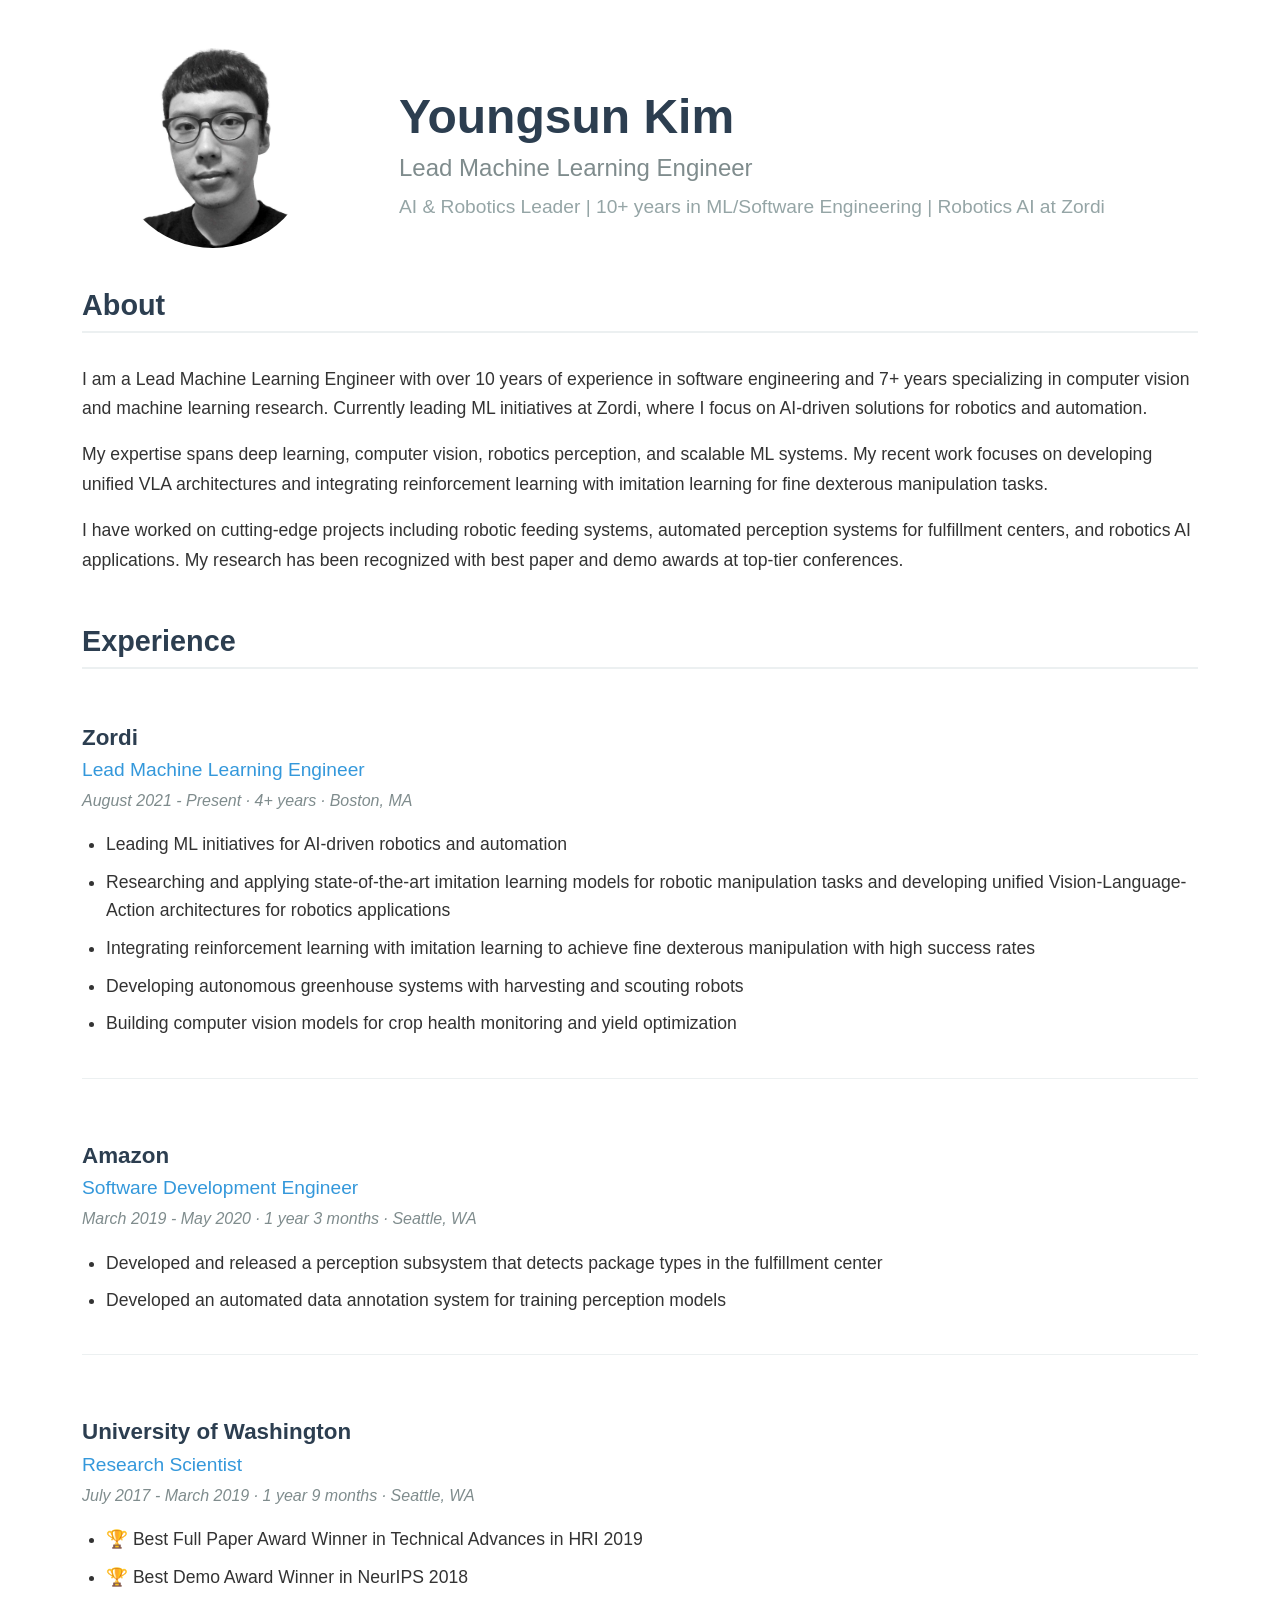
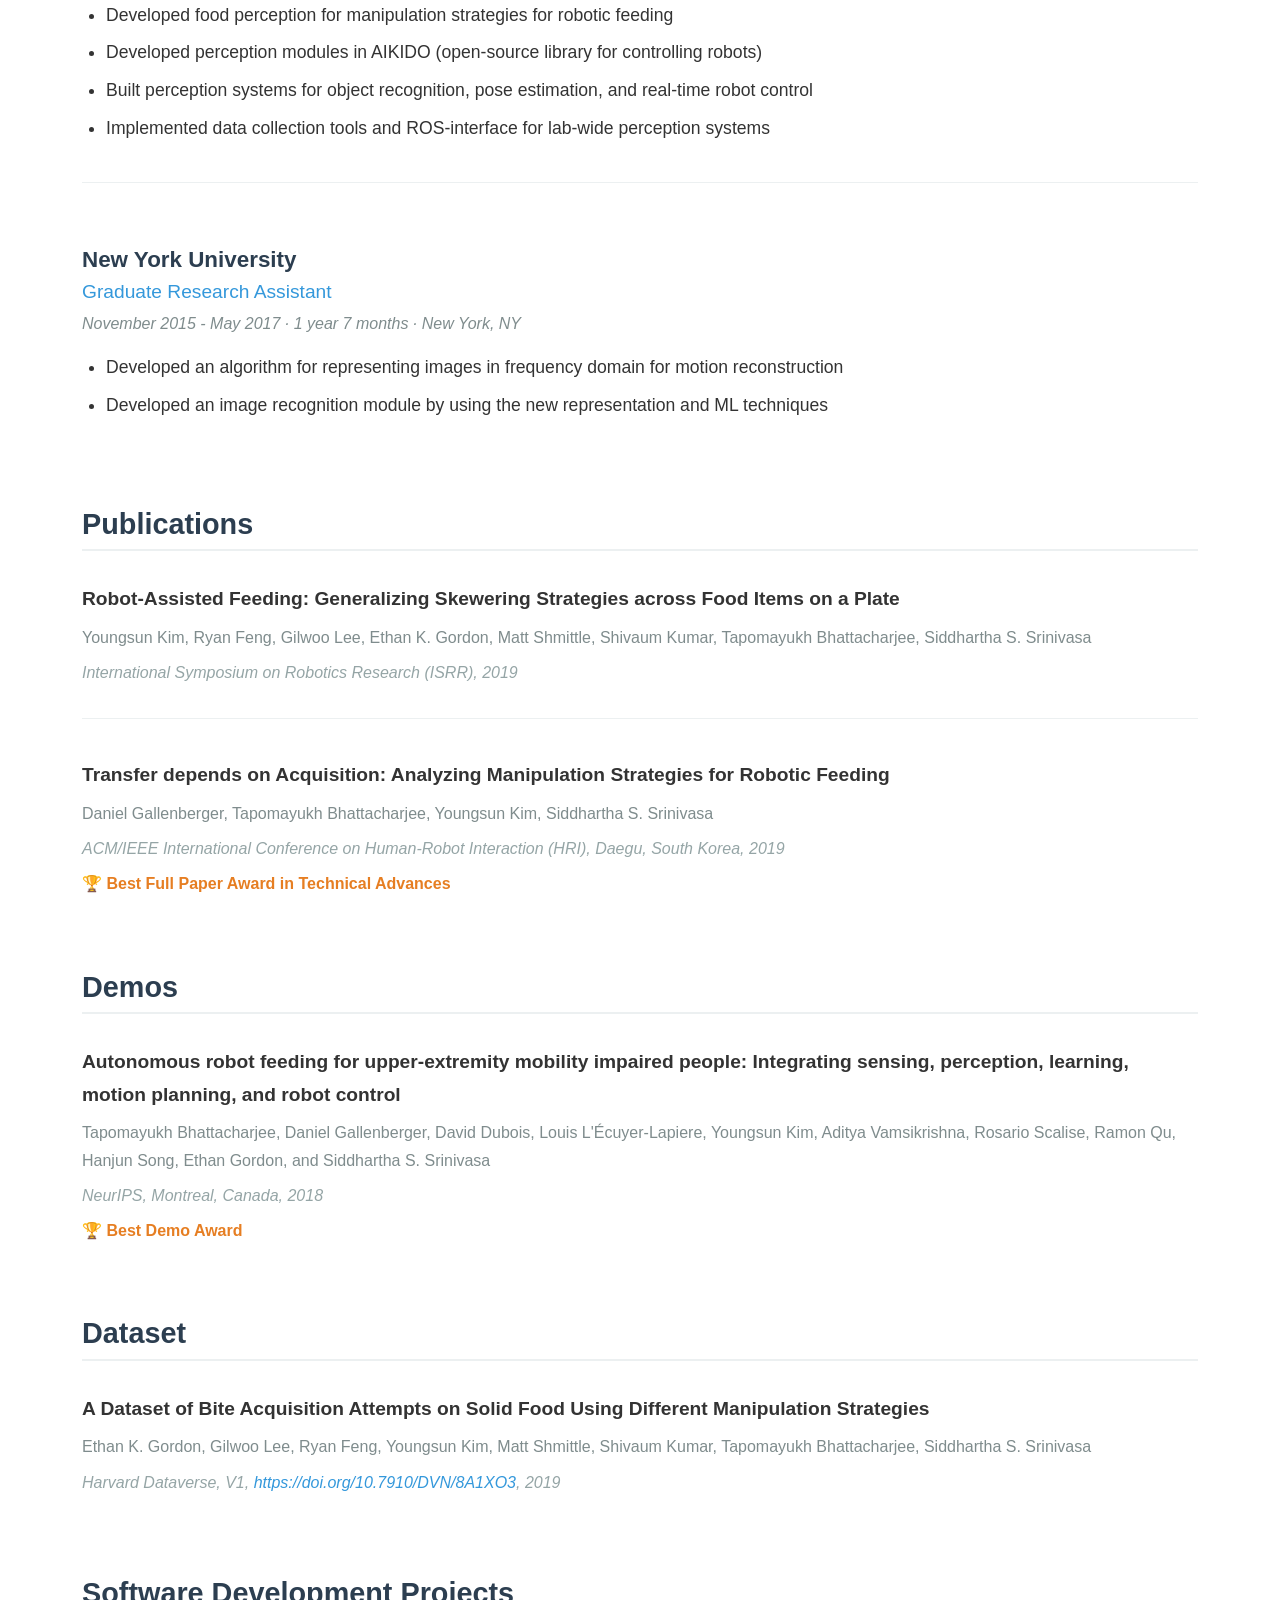
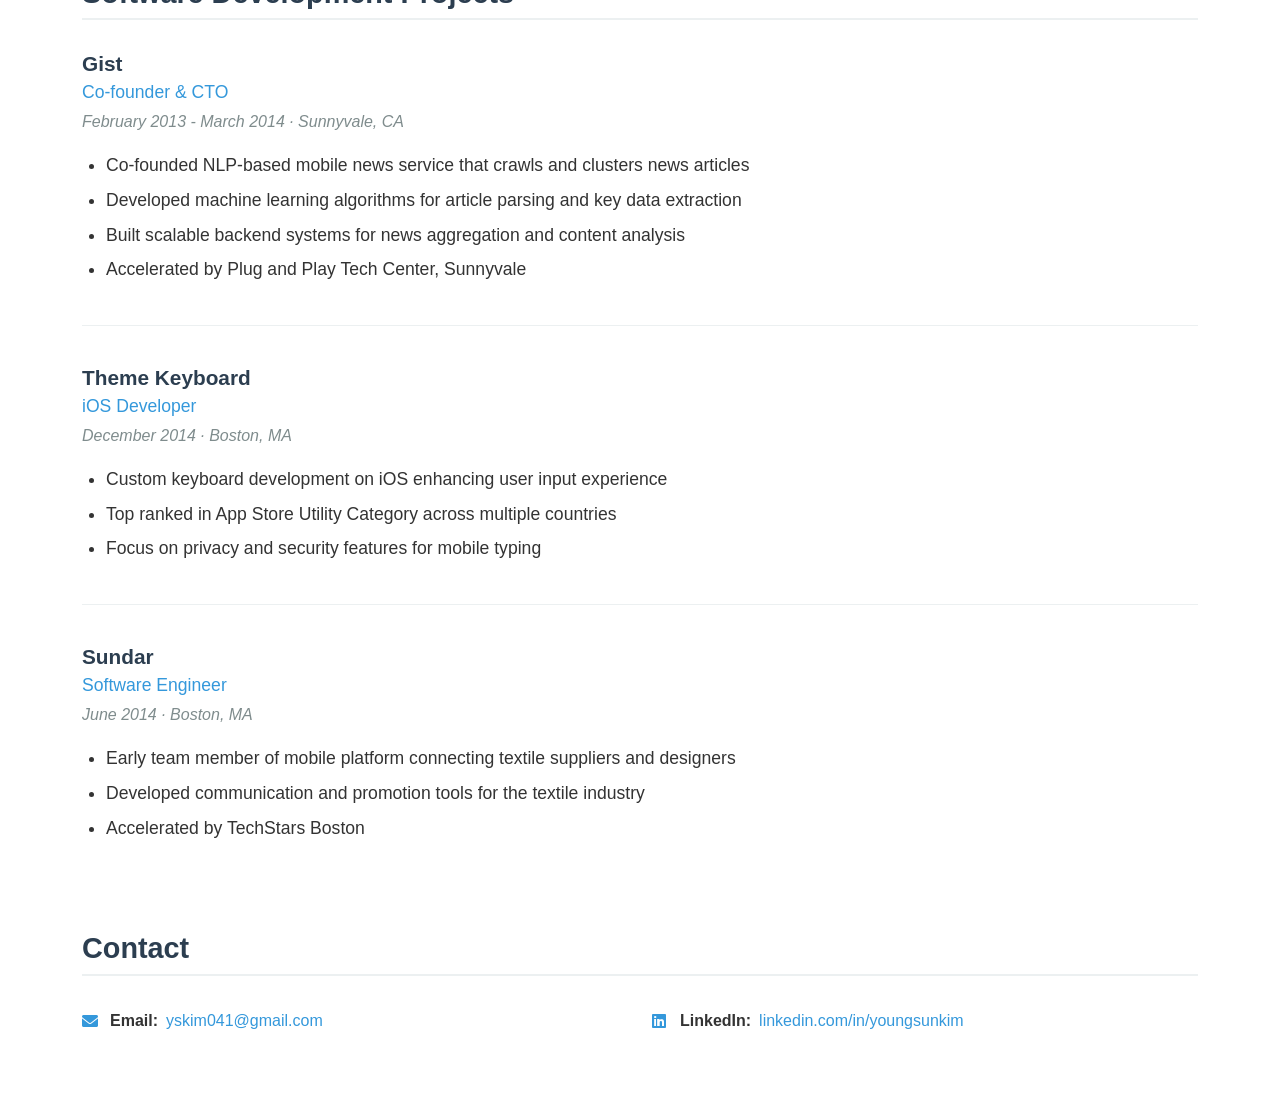
<file: index.html>
<!DOCTYPE html>
<html lang="en">
  <head>
    <meta charset="UTF-8" />
    <meta name="viewport" content="width=device-width, initial-scale=1.0" />
    <title>Youngsun Kim</title>
    <meta
      name="description"
      content="Youngsun Kim - Computer Vision and Machine Learning Research Engineer"
    />
    <meta name="author" content="Youngsun Kim" />

    <!-- Bootstrap CSS -->
    <link
      href="https://cdn.jsdelivr.net/npm/bootstrap@5.3.0/dist/css/bootstrap.min.css"
      rel="stylesheet"
    />
    <!-- Custom CSS -->
    <link href="./css/clean-style.css" rel="stylesheet" />
    <!-- Font Awesome -->
    <link
      rel="stylesheet"
      href="https://cdnjs.cloudflare.com/ajax/libs/font-awesome/6.0.0/css/all.min.css"
    />
  </head>

  <body>
    <div class="container">
      <!-- Header Section -->
      <div class="row mt-5 mb-4">
        <div class="col-md-3 text-center">
          <img
            src="./images/profile_img.png"
            alt="Youngsun Kim"
            class="profile-img rounded-circle img-fluid"
          />
        </div>
        <div class="col-md-9">
          <div class="header-content">
            <h1 class="name">Youngsun Kim</h1>
            <h2 class="title">Lead Machine Learning Engineer</h2>
            <p class="subtitle">
              AI & Robotics Leader | 10+ years in ML/Software Engineering |
              Robotics AI at Zordi
            </p>
          </div>
        </div>
      </div>

      <!-- About Section -->
      <section class="mb-5">
        <h3 class="section-title">About</h3>
        <p>
          I am a Lead Machine Learning Engineer with over 10 years of experience
          in software engineering and 7+ years specializing in computer vision
          and machine learning research. Currently leading ML initiatives at
          Zordi, where I focus on AI-driven solutions for robotics and
          automation.
        </p>
        <p>
          My expertise spans deep learning, computer vision, robotics
          perception, and scalable ML systems. My recent work focuses on
          developing unified VLA architectures and integrating reinforcement
          learning with imitation learning for fine dexterous manipulation
          tasks.
        </p>
        <p>
          I have worked on cutting-edge projects including robotic feeding
          systems, automated perception systems for fulfillment centers, and
          robotics AI applications. My research has been recognized with best
          paper and demo awards at top-tier conferences.
        </p>
      </section>

      <!-- Experience Section -->
      <section class="mb-5">
        <h3 class="section-title">Experience</h3>

        <div class="experience-item">
          <h4 class="company">Zordi</h4>
          <h5 class="role">Lead Machine Learning Engineer</h5>
          <p class="date-location">
            August 2021 - Present · 4+ years · Boston, MA
          </p>
          <ul>
            <li>
              Leading ML initiatives for AI-driven robotics and automation
            </li>
            <li>
              Researching and applying state-of-the-art imitation learning
              models for robotic manipulation tasks and developing unified
              Vision-Language-Action architectures for robotics applications
            </li>
            <li>
              Integrating reinforcement learning with imitation learning to
              achieve fine dexterous manipulation with high success rates
            </li>
            <li>
              Developing autonomous greenhouse systems with harvesting and
              scouting robots
            </li>
            <li>
              Building computer vision models for crop health monitoring and
              yield optimization
            </li>
          </ul>
        </div>

        <div class="experience-item">
          <h4 class="company">Amazon</h4>
          <h5 class="role">Software Development Engineer</h5>
          <p class="date-location">
            March 2019 - May 2020 · 1 year 3 months · Seattle, WA
          </p>
          <ul>
            <li>
              Developed and released a perception subsystem that detects package
              types in the fulfillment center
            </li>
            <li>
              Developed an automated data annotation system for training
              perception models
            </li>
          </ul>
        </div>

        <div class="experience-item">
          <h4 class="company">University of Washington</h4>
          <h5 class="role">Research Scientist</h5>
          <p class="date-location">
            July 2017 - March 2019 · 1 year 9 months · Seattle, WA
          </p>
          <ul>
            <li>
              🏆 Best Full Paper Award Winner in Technical Advances in HRI 2019
            </li>
            <li>🏆 Best Demo Award Winner in NeurIPS 2018</li>
            <li>
              Developed food perception for manipulation strategies for robotic
              feeding
            </li>
            <li>
              Developed perception modules in AIKIDO (open-source library for
              controlling robots)
            </li>
            <li>
              Built perception systems for object recognition, pose estimation,
              and real-time robot control
            </li>
            <li>
              Implemented data collection tools and ROS-interface for lab-wide
              perception systems
            </li>
          </ul>
        </div>

        <div class="experience-item">
          <h4 class="company">New York University</h4>
          <h5 class="role">Graduate Research Assistant</h5>
          <p class="date-location">
            November 2015 - May 2017 · 1 year 7 months · New York, NY
          </p>
          <ul>
            <li>
              Developed an algorithm for representing images in frequency domain
              for motion reconstruction
            </li>
            <li>
              Developed an image recognition module by using the new
              representation and ML techniques
            </li>
          </ul>
        </div>
      </section>

      <!-- Publications Section -->
      <section class="mb-5">
        <h3 class="section-title">Publications</h3>

        <div class="publication-item">
          <p class="publication-title">
            <strong
              >Robot-Assisted Feeding: Generalizing Skewering Strategies across
              Food Items on a Plate</strong
            >
          </p>
          <p class="publication-authors">
            Youngsun Kim, Ryan Feng, Gilwoo Lee, Ethan K. Gordon, Matt Shmittle,
            Shivaum Kumar, Tapomayukh Bhattacharjee, Siddhartha S. Srinivasa
          </p>
          <p class="publication-venue">
            International Symposium on Robotics Research (ISRR), 2019
          </p>
        </div>

        <div class="publication-item">
          <p class="publication-title">
            <strong
              >Transfer depends on Acquisition: Analyzing Manipulation
              Strategies for Robotic Feeding</strong
            >
          </p>
          <p class="publication-authors">
            Daniel Gallenberger, Tapomayukh Bhattacharjee, Youngsun Kim,
            Siddhartha S. Srinivasa
          </p>
          <p class="publication-venue">
            ACM/IEEE International Conference on Human-Robot Interaction (HRI),
            Daegu, South Korea, 2019
          </p>
          <p class="award">🏆 Best Full Paper Award in Technical Advances</p>
        </div>
      </section>

      <!-- Demos Section -->
      <section class="mb-5">
        <h3 class="section-title">Demos</h3>

        <div class="demo-item">
          <p class="demo-title">
            <strong
              >Autonomous robot feeding for upper-extremity mobility impaired
              people: Integrating sensing, perception, learning, motion
              planning, and robot control</strong
            >
          </p>
          <p class="demo-authors">
            Tapomayukh Bhattacharjee, Daniel Gallenberger, David Dubois, Louis
            L'Écuyer-Lapiere, Youngsun Kim, Aditya Vamsikrishna, Rosario
            Scalise, Ramon Qu, Hanjun Song, Ethan Gordon, and Siddhartha S.
            Srinivasa
          </p>
          <p class="demo-venue">NeurIPS, Montreal, Canada, 2018</p>
          <p class="award">🏆 Best Demo Award</p>
        </div>
      </section>

      <!-- Dataset Section -->
      <section class="mb-5">
        <h3 class="section-title">Dataset</h3>

        <div class="dataset-item">
          <p class="dataset-title">
            <strong
              >A Dataset of Bite Acquisition Attempts on Solid Food Using
              Different Manipulation Strategies</strong
            >
          </p>
          <p class="dataset-authors">
            Ethan K. Gordon, Gilwoo Lee, Ryan Feng, Youngsun Kim, Matt Shmittle,
            Shivaum Kumar, Tapomayukh Bhattacharjee, Siddhartha S. Srinivasa
          </p>
          <p class="dataset-venue">
            Harvard Dataverse, V1,
            <a href="https://doi.org/10.7910/DVN/8A1XO3" target="_blank"
              >https://doi.org/10.7910/DVN/8A1XO3</a
            >, 2019
          </p>
        </div>
      </section>

      <!-- Software Development Projects Section -->
      <section class="mb-5">
        <h3 class="section-title">Software Development Projects</h3>

        <div class="project-item">
          <h4 class="project-title">Gist</h4>
          <h5 class="project-role">Co-founder & CTO</h5>
          <p class="date-location">
            February 2013 - March 2014 · Sunnyvale, CA
          </p>
          <ul>
            <li>
              Co-founded NLP-based mobile news service that crawls and clusters
              news articles
            </li>
            <li>
              Developed machine learning algorithms for article parsing and key
              data extraction
            </li>
            <li>
              Built scalable backend systems for news aggregation and content
              analysis
            </li>
            <li>Accelerated by Plug and Play Tech Center, Sunnyvale</li>
          </ul>
        </div>

        <div class="project-item">
          <h4 class="project-title">Theme Keyboard</h4>
          <h5 class="project-role">iOS Developer</h5>
          <p class="date-location">December 2014 · Boston, MA</p>
          <ul>
            <li>
              Custom keyboard development on iOS enhancing user input experience
            </li>
            <li>
              Top ranked in App Store Utility Category across multiple countries
            </li>
            <li>Focus on privacy and security features for mobile typing</li>
          </ul>
        </div>

        <div class="project-item">
          <h4 class="project-title">Sundar</h4>
          <h5 class="project-role">Software Engineer</h5>
          <p class="date-location">June 2014 · Boston, MA</p>
          <ul>
            <li>
              Early team member of mobile platform connecting textile suppliers
              and designers
            </li>
            <li>
              Developed communication and promotion tools for the textile
              industry
            </li>
            <li>Accelerated by TechStars Boston</li>
          </ul>
        </div>
      </section>

      <!-- Contact Section -->
      <section class="mb-5">
        <h3 class="section-title">Contact</h3>
        <div class="row">
          <div class="col-md-6">
            <div class="contact-item">
              <i class="fas fa-envelope"></i>
              <span>Email:</span>
              <a href="mailto:yskim041@gmail.com">yskim041@gmail.com</a>
            </div>
          </div>
          <div class="col-md-6">
            <div class="contact-item">
              <i class="fab fa-linkedin"></i>
              <span>LinkedIn:</span>
              <a href="https://www.linkedin.com/in/youngsunkim/" target="_blank"
                >linkedin.com/in/youngsunkim</a
              >
            </div>
          </div>
        </div>
      </section>
    </div>

    <!-- Bootstrap JS -->
    <script src="https://cdn.jsdelivr.net/npm/bootstrap@5.3.0/dist/js/bootstrap.bundle.min.js"></script>
  </body>
</html>
</file>
<file: css/clean-style.css>
/* Clean Modern Style inspired by clean academic websites */

/* Body and basic styling */
body {
  font-family: -apple-system, BlinkMacSystemFont, "Segoe UI", Roboto,
    "Helvetica Neue", Arial, sans-serif;
  line-height: 1.6;
  color: #333;
  background-color: #fff;
  font-size: 16px;
}

/* Typography */
h1,
h2,
h3,
h4,
h5,
h6 {
  color: #2c3e50;
  font-weight: 600;
  margin-bottom: 1rem;
}

p,
li {
  color: #333;
  font-size: 1.1rem;
  line-height: 1.7;
}

/* Links */
a {
  color: #3498db;
  text-decoration: none;
  transition: color 0.2s ease;
}

a:hover {
  color: #2980b9;
  text-decoration: underline;
}

/* Header section */
.profile-img {
  width: 200px;
  height: 200px;
  object-fit: cover;
  margin-bottom: 1rem;
}

.header-content {
  padding-left: 2rem;
  display: flex;
  flex-direction: column;
  justify-content: center;
  height: 100%;
}

.name {
  font-size: 3rem;
  font-weight: 700;
  margin-bottom: 0.5rem;
  color: #2c3e50;
}

.title {
  font-size: 1.5rem;
  font-weight: 400;
  color: #7f8c8d;
  margin-bottom: 0.5rem;
}

.subtitle {
  font-size: 1.2rem;
  color: #95a5a6;
  margin-bottom: 0;
}

/* Section styling */
.section-title {
  font-size: 1.8rem;
  font-weight: 600;
  color: #2c3e50;
  border-bottom: 2px solid #ecf0f1;
  padding-bottom: 0.5rem;
  margin-bottom: 2rem;
}

/* Experience section */
.experience-item {
  margin-bottom: 2.5rem;
  padding: 1.5rem 0;
  border-bottom: 1px solid #ecf0f1;
}

.experience-item:last-child {
  border-bottom: none;
}

.company {
  font-size: 1.4rem;
  font-weight: 600;
  color: #2c3e50;
  margin-bottom: 0.4rem;
}

.role {
  font-size: 1.2rem;
  font-weight: 500;
  color: #3498db;
  margin-bottom: 0.4rem;
}

.date-location {
  font-size: 1rem;
  color: #7f8c8d;
  font-style: italic;
  margin-bottom: 1rem;
}

.experience-item ul {
  margin-top: 0.8rem;
}

.experience-item li {
  margin-bottom: 0.6rem;
  line-height: 1.6;
}

/* Publications section */
.publication-item,
.demo-item,
.dataset-item {
  margin-bottom: 2.5rem;
  padding-bottom: 1.5rem;
  border-bottom: 1px solid #ecf0f1;
}

.publication-item:last-child,
.demo-item:last-child,
.dataset-item:last-child {
  border-bottom: none;
}

/* Software Projects section */
.project-item {
  margin-bottom: 2.5rem;
  padding-bottom: 1.5rem;
  border-bottom: 1px solid #ecf0f1;
}

.project-item:last-child {
  border-bottom: none;
}

.project-title {
  font-size: 1.3rem;
  font-weight: 600;
  color: #2c3e50;
  margin-bottom: 0.3rem;
}

.project-role {
  font-size: 1.1rem;
  font-weight: 500;
  color: #3498db;
  margin-bottom: 0.3rem;
}

.publication-title,
.demo-title,
.dataset-title {
  font-size: 1.2rem;
  margin-bottom: 0.5rem;
}

.publication-authors,
.demo-authors,
.dataset-authors {
  font-size: 1rem;
  color: #7f8c8d;
  margin-bottom: 0.5rem;
}

.publication-venue,
.demo-venue,
.dataset-venue {
  font-size: 1rem;
  color: #95a5a6;
  font-style: italic;
  margin-bottom: 0.5rem;
}

.award {
  font-size: 1rem;
  color: #e67e22;
  font-weight: 600;
  margin-bottom: 0;
}

/* Contact section */
.contact-item {
  display: flex;
  align-items: center;
  margin-bottom: 1rem;
}

.contact-item i {
  color: #3498db;
  margin-right: 0.5rem;
  width: 20px;
}

.contact-item span {
  font-weight: 600;
  margin-right: 0.5rem;
}

/* Responsive design */
@media (max-width: 768px) {
  .header-content {
    padding-left: 0;
    text-align: center;
    margin-top: 1rem;
  }

  .name {
    font-size: 2.5rem;
  }

  .title {
    font-size: 1.3rem;
  }

  .subtitle {
    font-size: 1.1rem;
  }

  .profile-img {
    width: 150px;
    height: 150px;
  }

  .company {
    font-size: 1.2rem;
  }

  .role {
    font-size: 1.1rem;
  }
}

/* Smooth scrolling */
html {
  scroll-behavior: smooth;
}

/* Clean list styling */
ul {
  padding-left: 1.5rem;
}

li {
  margin-bottom: 0.3rem;
}

/* Subtle animations */
.publication-item,
.demo-item,
.dataset-item,
.project-item {
  transition: transform 0.2s ease;
}

.publication-item:hover,
.demo-item:hover,
.dataset-item:hover,
.project-item:hover {
  transform: translateY(-2px);
}
</file>
